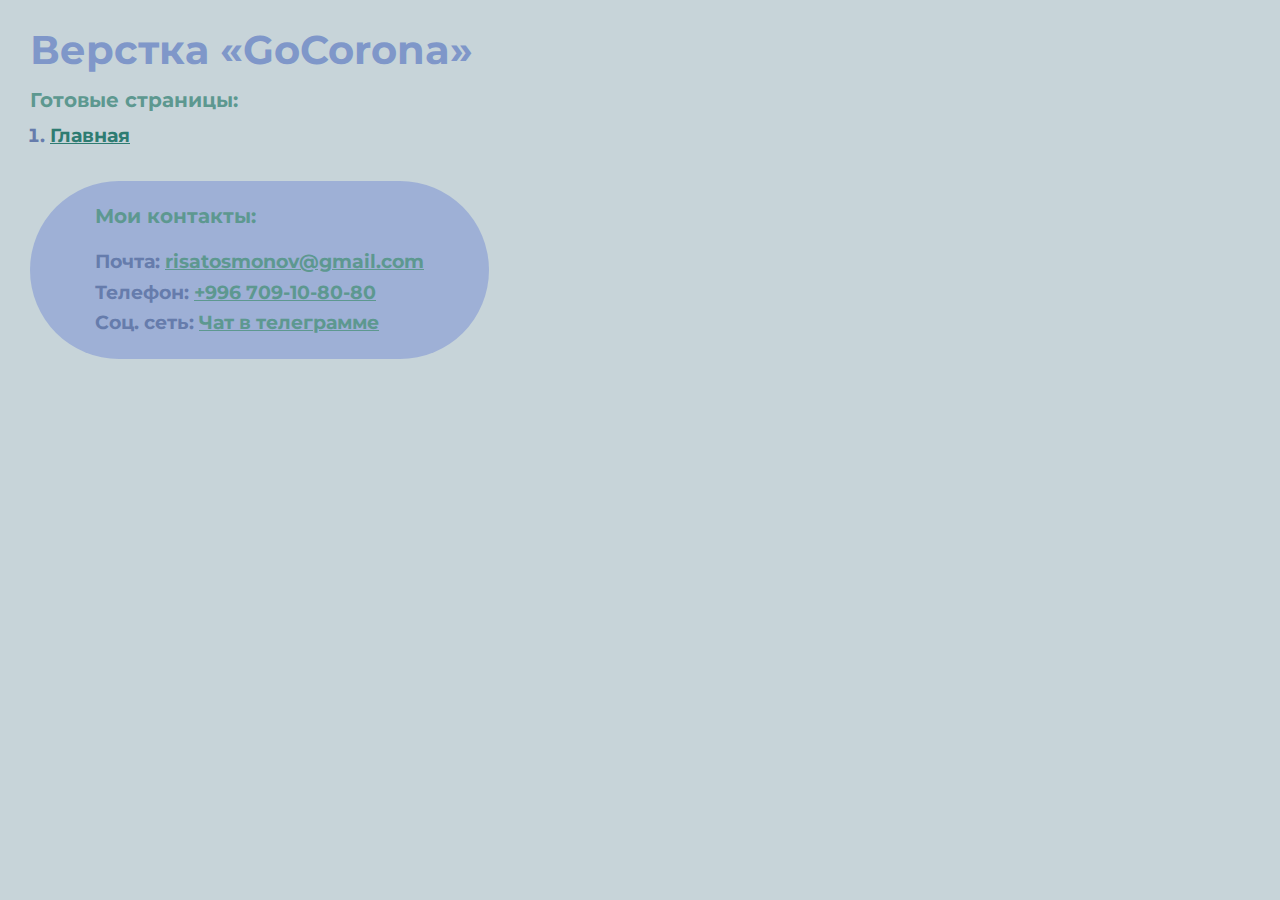
<file: index.html>
<!DOCTYPE html>
<html>

<head>
	<meta charset="UTF-8">
	<meta name="viewport" content="width=device-width, initial-scale=1.0">
	<title>Верстка «GoCorona»</title>
</head>

<body>
	<div class="rootpage">
		<h1>Верстка «GoCorona»</h1>
		<h2>Готовые страницы:</h2>
		<ol class="rootpage__list">
			<li><a target="_blank" href="home.html">Главная</a></li>
		</ol>
		<div class="rootpage__contacts">
			<h2>Мои контакты:</h2>
			<p>Почта: <a href="mailto:email@gmail.com">risatosmonov@gmail.com</a></p>
			<p>Телефон: <a href="tel:+996709108080">+996 709-10-80-80</a></p>
			<p>Соц. сеть: <a href="https://t.me/rishat_fls">Чат в телеграмме</a></p>
		</div>
	</div>
</body>
<style>
	@charset "UTF-8";
	@import url("https://fonts.googleapis.com/css?family=Montserrat:regular,700&display=swap");

	*,
	*::before,
	*::after {
		padding: 0px;
		margin: 0px;
		border: 0px;
		box-sizing: border-box;
	}

	html,
	body {
		height: 100%;
		margin: 0;
		padding: 0;
		min-width: 320px;
		width: 100%;
		color: #667cac;
		background-color: #c7d4d9;
	}

	body {
		font-family: Montserrat;
		font-size: 100%;
		line-height: 1;
		font-size: 1rem;
	}

	a {
		text-decoration: underline;
		color: #2e7c72;
	}

	a:visited {
		text-decoration: underline;
		color: #837ab35e;
	}

	a:hover {
		text-decoration: none;
	}

	ul li {
		list-style: none;
	}

	img {
		vertical-align: top;
	}

	.wrapper {
		width: 100%;
		min-height: 100%;
		overflow: hidden;
	}

	.rootpage {
		padding: 30px;
		display: flex;
		flex-direction: column;
		align-items: flex-start;
	}

	@media (max-width: 767px) {
		.rootpage {
			padding: 30px 15px;
		}
	}

	h1 {
		color: #7f97c9;
		font-size: 2.5rem;
		margin: 0px 0px 1.25rem 0px;
	}

	@media (max-width: 767px) {
		h1 {
			font-size: 1.85rem;
			margin: 0px 0px 1.25rem 0px;
		}
	}

	h2 {
		color: #5d9890;
		font-size: 1.25rem;
		margin: 0px 0px 1rem 0px;
	}

	@media (max-width: 767px) {
		h2 {
			font-size: 1.225rem;
			margin: 0px 0px 1rem 0px;
		}
	}

	.rootpage__info {
		line-height: 140%;
		margin: 0px 0px 1.5rem 0px;
	}

	.rootpage__list {
		margin: 0px 0px 2.25rem 1.25rem;
		font-size: 19px;
		font-weight: 700;
	}

	.rootpage__list li:not(:last-child) {
		margin: 0px 0px 15px 0px;
	}

	.rootpage__contacts {
		border-radius: 200px;
		padding: 20px 65px;
		line-height: 160%;
		font-size: 19px;
		font-weight: 700;
	}

	@media (max-width: 767px) {

		.rootpage__contacts {
			border-radius: 40px;
			padding: 20px;
		}
	}

	.rootpage__contacts {
		background: #9eb0d6;

	}

	.rootpage__contacts a {
		color: #5d9890;
	}
</style>

</html>
</file>
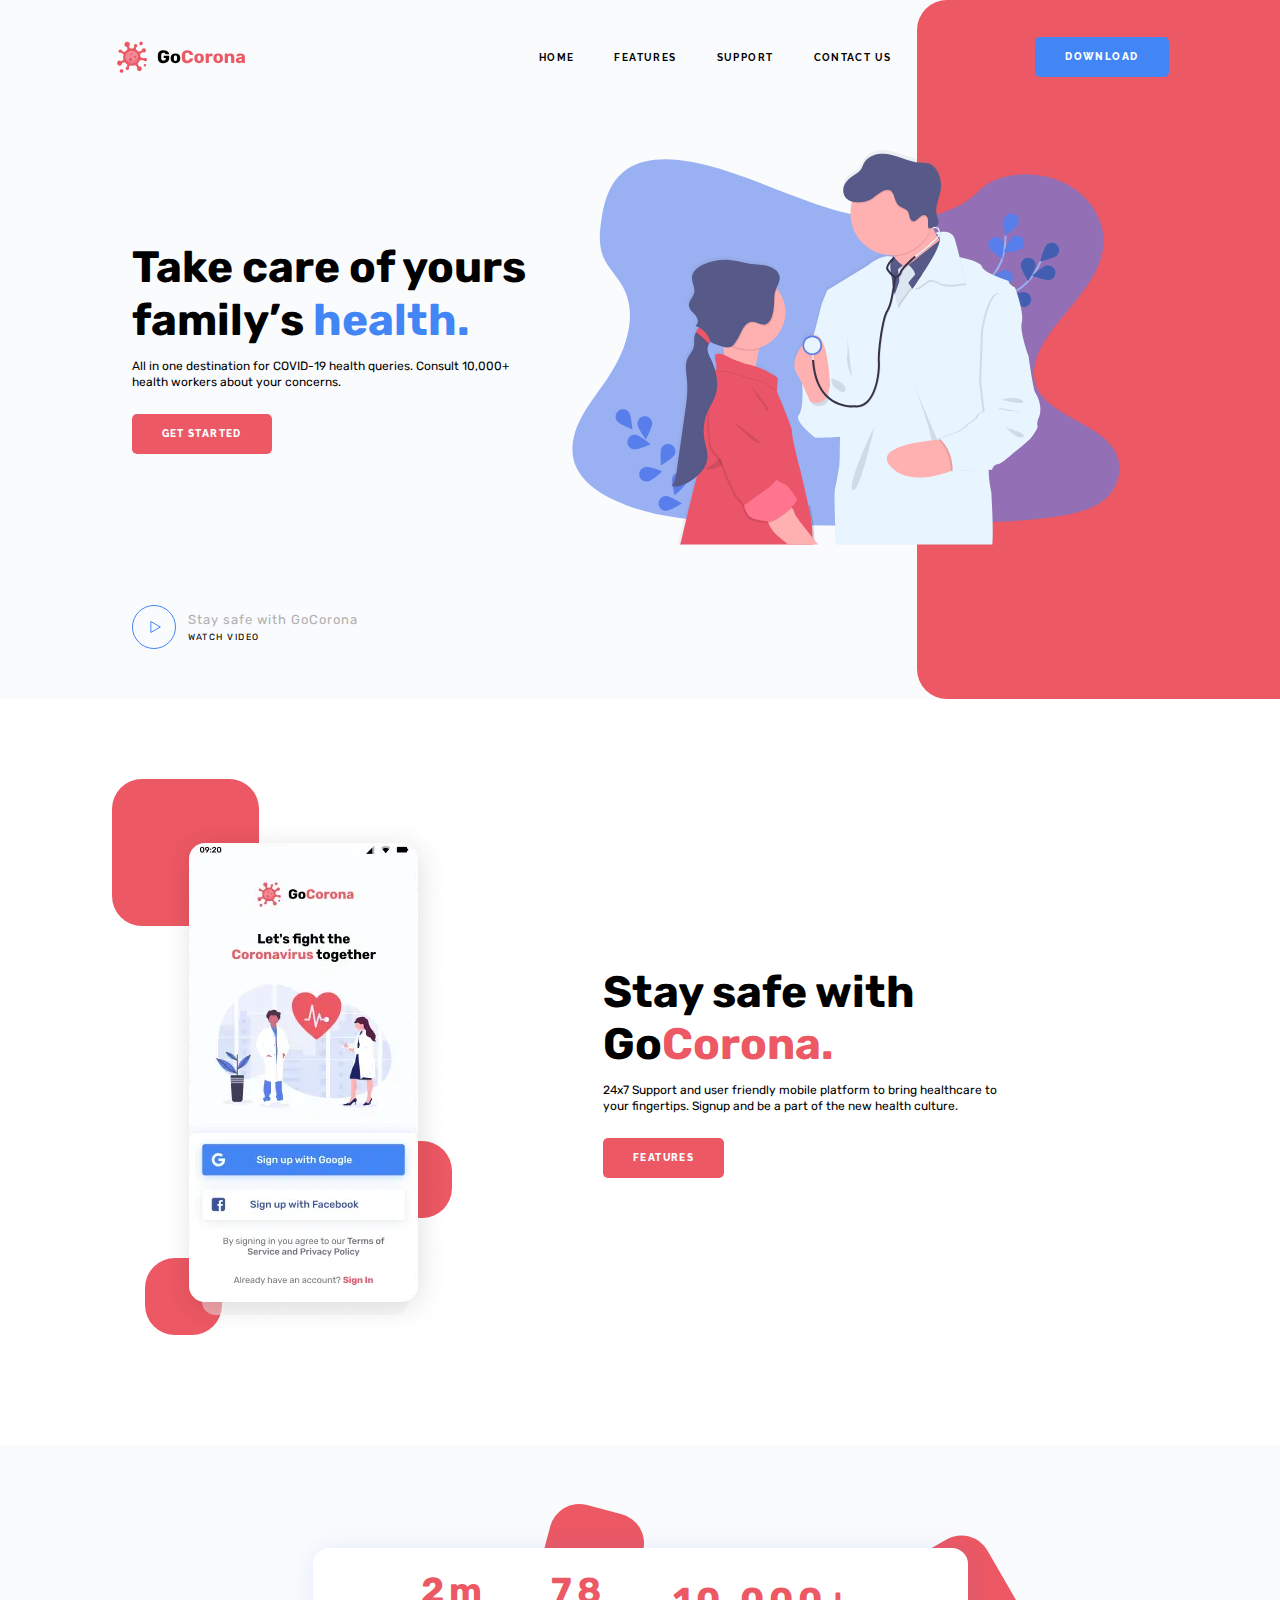
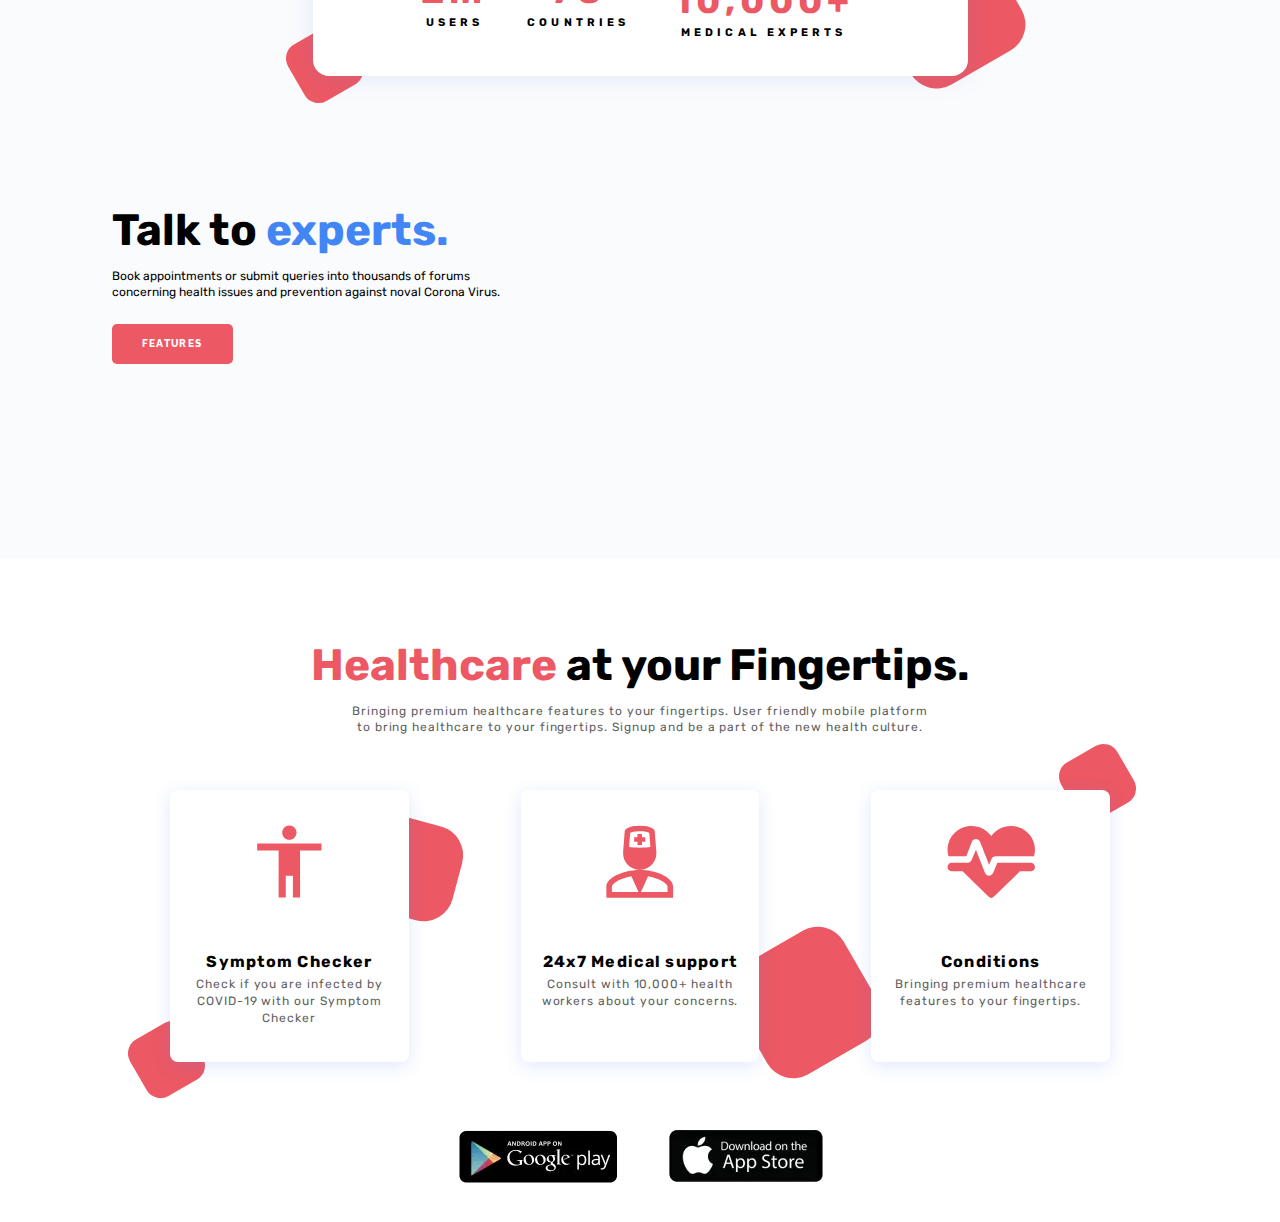
<file: home.html>
<!DOCTYPE html>
<html lang="en">

<head>
	<title>GoCorona</title>
	<meta charset="UTF-8">
	<meta name="format-detection" content="telephone=no">
	<!-- <style>body{opacity: 0;}</style> -->
	<link rel="stylesheet" href="css/style.min.css?_v=20220709194439">
	<link rel="shortcut icon" href="favicon.ico">
	<!-- <meta name="robots" content="noindex, nofollow"> -->
	<meta name="viewport" content="width=device-width, initial-scale=1.0">
</head>

<body>
	<div class="wrapper">
		<header class="header">
			<div class="header-top top-header">
				<div class="header__container">
					<a href="" class="header__logo">
						<img src="img/logo.svg" alt="Логотип">
					</a>
					<div class="header__menu menu">
						<nav class="menu__body">
							<ul class="menu__list">
								<li class="menu__item">
									<a href="" class="menu__link">HOME</a>
								</li>
								<li class="menu__item">
									<a href="" class="menu__link">FEATURES</a>
								</li>
								<li class="menu__item">
									<a href="" class="menu__link">SUPPORT</a>
								</li>
								<li class="menu__item">
									<a href="" class="menu__link">CONTACT US</a>
								</li>
							</ul>
						</nav>
					</div>
					<div class="header__button">
						<a href="" class="button button_blue" download="Gocorna_Website.fig">DOWNLOAD</a>
					</div>
					<button type="button" class="icon-menu"><span></span></button>
				</div>
			</div>

		</header>
		<main class="main">
			<section class="get-satrted">
				<div class="get-satrted__container">
					<div class="get-satrted__content">
						<div class="block-text">
							<div class="get-satrted__block-text block-text">
								<h1 class="block-text__title block-text__title_blue">
									Take care of yours family’s <span>health.</span>
								</h1>
								<div class="block-text__text">
									All in one destination for COVID-19 health queries. Consult 10,000+ health workers
									about your concerns.
								</div>
								<a href="" class="block-text__button button">
									GET STARTED
								</a>
							</div>
						</div>
						<div class="get-satrted__image">
							<img src="img/main-block/get-satrted.svg" alt="Врач с ребенком">
						</div>
					</div>
					<div class="get-satrted__video">
						<a href="https://youtu.be/BtN-goy9VOY" class="video-get-satrted">
							<div class="video-get-satrted__icon">
								<img src="img/main-block/play.svg" alt="Кнопка Play">
							</div>
							<div class="video-get-satrted__body">
								<div class="video-get-satrted__title">Stay safe with GoCorona</div>
								<div class="video-get-satrted__text">Watch Video</div>
							</div>
						</a>
					</div>
				</div>
			</section>
			<section class="stay-safe">
				<div class="stay-safe__container">
					<div class="media-stay-safe">
						<div class="stay-safe__media">
							<div class="media-stay-safe__image">
								<picture><source srcset="img/stay-safe/app.webp" type="image/webp"><img src="img/stay-safe/app.png" alt="Приложение"></picture>
							</div>
							<div class="media-stay-safe__item media-stay-safe__item1"></div>
							<div class="media-stay-safe__item media-stay-safe__item2"></div>
							<div class="media-stay-safe__item media-stay-safe__item3"></div>
						</div>
					</div>
					<div class="stay-safe__content">
						<div class="stay-safe__block-text block-text">
							<h2 class="block-text__title">
								Stay safe with Go<span>Corona.</span>
							</h2>
							<div class="block-text__text">
								24x7 Support and user friendly mobile platform to bring healthcare to your fingertips.
								Signup and be a part of the new
								health culture.
							</div>
							<a href="" class="block-text__button button">
								Features
							</a>
						</div>
					</div>
				</div>
			</section>
			<section class="expert">
				<div class="expert__container">
					<div class="expert__statistics statistics-expert">
						<div class="statistics-expert__body body-statisticss-expert">
							<div class="body-statisticss-expert__item">
								<div class="body-statisticss-expert__value">2m</div>
								<div class="body-statisticss-expert__tetx">Users</div>
							</div>
							<div class="body-statisticss-expert__item">
								<div class="body-statisticss-expert__value">78</div>
								<div class="body-statisticss-expert__tetx">Countries</div>
							</div>
							<div class="body-statisticss-expert__item">
								<div class="body-statisticss-expert__value">10,000+</div>
								<div class="body-statisticss-expert__tetx">Medical experts</div>
							</div>

						</div>
						<div class="statistics-expert__decor statistics-expert__decor_1"></div>
						<div class="statistics-expert__decor statistics-expert__decor_2"></div>
						<div class="statistics-expert__decor statistics-expert__decor_3"></div>
					</div>
					<div class="expert__body">
						<div class="expert__content">
							<div class="expert__block-text block-text">
								<h2 class="block-text__title block-text__title_blue">
									Talk to <span>experts.</span>
								</h2>
								<div class="block-text__text">
									Book appointments or submit queries into thousands of forums concerning health
									issues and prevention against noval
									Corona Virus.
								</div>
								<a href="" class="block-text__button button">
									Features
								</a>
							</div>
						</div>
						<div class="expert__video">
							<iframe src="https://www.youtube.com/embed/BtN-goy9VOY" title="YouTube video player" frameborder="0" allow="accelerometer; autoplay; clipboard-write; encrypted-media; gyroscope; picture-in-picture" allowfullscreen></iframe>
						</div>
					</div>
				</div>
			</section>
			<section class="healthcare">
				<div class="healthcare__container">
					<div class="healthcare__block-text block-text block-text_center">
						<h2 class="block-text__title block-text__title_pink">
							<span>Healthcare</span> at your Fingertips.
						</h2>
						<div class="block-text__text block-text__text_mw">
							Bringing premium healthcare features to your fingertips. User friendly mobile platform to
							bring healthcare to your
							fingertips. Signup and be a part of the new health culture.
						</div>
					</div>
					<div class="healthcare__items">
						<div class="healthcare__column healthcare__column_1">
							<div class="healthcare__item item-healthcare">
								<div class="item-healthcare__icon">
									<img src="img/healtcare/human.svg" alt="Иконка">
								</div>
								<div class="item-healthcare__title">
									Symptom Checker
								</div>
								<div class="item-healthcare__text">
									Check if you are infected by <br> COVID-19 with our Symptom Checker
								</div>
							</div>
						</div>
						<div class="healthcare__column healthcare__column_2">
							<div class="healthcare__item item-healthcare">
								<div class="item-healthcare__icon">
									<img src="img/healtcare/doc.svg" alt="Иконка">
								</div>
								<div class="item-healthcare__title">
									24x7 Medical support
								</div>
								<div class="item-healthcare__text">
									Consult with 10,000+ health<br> workers about your concerns.
								</div>
							</div>
						</div>
						<div class="healthcare__column healthcare__column_3">
							<div class="healthcare__item item-healthcare">
								<div class="item-healthcare__icon">
									<img src="img/healtcare/heart.svg" alt="Иконка">
								</div>
								<div class="item-healthcare__title">
									Conditions
								</div>
								<div class="item-healthcare__text">
									Bringing premium healthcare features to your fingertips.
								</div>
							</div>
						</div>

					</div>
				</div>
			</section>
		</main>
		<footer class="footer">
			<div class="footer__container">
				<div class="footer__items">
					<a href="" class="footer__item">
						<picture><source srcset="img/download/google-play.webp" type="image/webp"><img src="img/download/google-play.png" alt="google-play"></picture>
					</a>
				</div>
				<div class="footer__items">
					<a href="" class="footer__item">
						<picture><source srcset="img/download/appp-store.webp" type="image/webp"><img src="img/download/appp-store.png" alt="appp-store"></picture>
					</a>
				</div>
			</div>
		</footer>
	</div>
	<!-- <div id="popup" aria-hidden="true" class="popup">
	<div class="popup__wrapper">
		<div class="popup__content">
			<button data-close type="button" class="popup__close">Закрыть</button>
			<div class="popup__text">
				Text
			</div>
		</div>
	</div>
</div> -->
	<script src="js/app.min.js?_v=20220709194439"></script>
</body>

</html>
</file>
<file: css/style.min.css>
@charset "UTF-8";@import url(https://fonts.googleapis.com/css?family=Rubik:regular,700&display=swap);@import url(https://fonts.googleapis.com/css?family=Raleway:700,800&display=swap);*{padding:0;margin:0;border:0}*,:after,:before{-webkit-box-sizing:border-box;box-sizing:border-box}body,html{height:100%;min-width:320px}body{color:#000;line-height:1;font-family:Rubik;font-size:.75rem;-ms-text-size-adjust:100%;-moz-text-size-adjust:100%;-webkit-text-size-adjust:100%;-webkit-font-smoothing:antialiased;-moz-osx-font-smoothing:grayscale}button,input,textarea{font-family:Rubik;font-size:inherit}button{cursor:pointer;color:inherit;background-color:inherit}a{color:inherit}a:link,a:visited{text-decoration:none}a:hover{text-decoration:none}ul li{list-style:none}img{vertical-align:top}h1,h2,h3,h4,h5,h6{font-weight:inherit;font-size:inherit}.lock body{overflow:hidden;-ms-touch-action:none;touch-action:none}.wrapper{min-height:100%;display:-webkit-box;display:-ms-flexbox;display:flex;-webkit-box-orient:vertical;-webkit-box-direction:normal;-ms-flex-direction:column;flex-direction:column;overflow:hidden}.wrapper>main{-webkit-box-flex:1;-ms-flex:1 1 auto;flex:1 1 auto}.wrapper>*{min-width:0}[class*=__container]{max-width:66.0625rem;-webkit-box-sizing:content-box;box-sizing:content-box;margin:0 auto;padding:0 .9375rem}[class*=-ibg]{position:relative}[class*=-ibg] img{position:absolute;width:100%;height:100%;top:0;left:0;-o-object-fit:cover;object-fit:cover}[class*=-ibg_contain] img{-o-object-fit:contain;object-fit:contain}.header{position:absolute;width:100%;top:0;left:0;z-index:50}.header__container{display:-webkit-box;display:-ms-flexbox;display:flex;min-height:7.125rem;-webkit-box-align:center;-ms-flex-align:center;align-items:center}.header__menu{-webkit-box-flex:1;-ms-flex:1 1 auto;flex:1 1 auto}.header__button{display:-webkit-box;display:-ms-flexbox;display:flex;-webkit-box-pack:end;-ms-flex-pack:end;justify-content:flex-end;-webkit-box-flex:0;-ms-flex:0 0 252px;flex:0 0 252px}.menu{padding:0 1.5625rem 0 0;display:-webkit-box;display:-ms-flexbox;display:flex;-webkit-box-pack:end;-ms-flex-pack:end;justify-content:flex-end}.menu__list{display:-webkit-box;display:-ms-flexbox;display:flex;gap:40px}.menu__link{font-family:Raleway;text-transform:uppercase;letter-spacing:.14em;font-weight:700;font-size:.625rem;line-height:1.2;color:#000}.button{display:inline-block;font-family:Raleway;font-weight:800;font-size:.625rem;text-transform:uppercase;line-height:1.2;letter-spacing:.14em;color:#fcfdfe;padding:.875rem 1.875rem;border-radius:5px;background-color:#ec5863;-webkit-transition:background-color .3s ease 0s;-o-transition:background-color .3s ease 0s;transition:background-color .3s ease 0s;z-index:69}.button_blue{background-color:#4285f4}.icon-menu{display:none}.footer__container{display:-webkit-box;display:-ms-flexbox;display:flex;-webkit-box-pack:center;-ms-flex-pack:center;justify-content:center;-webkit-box-align:center;-ms-flex-align:center;align-items:center;min-height:8.125rem}.footer__items{padding:0 1.5625rem 0 1.5625rem}.get-satrted{background-color:#fafbfd}.get-satrted__container{position:relative;padding:9.375rem .9375rem 3.125rem .9375rem}.get-satrted__container::before{content:"";position:absolute;width:100vw;height:100%;right:16.6875rem;top:0;-webkit-transform:translate(100%,0);-ms-transform:translate(100%,0);transform:translate(100%,0);background-color:#ec5863;border-radius:30px 0 0 30px}.get-satrted__content{display:-webkit-box;display:-ms-flexbox;display:flex;-webkit-box-align:center;-ms-flex-align:center;align-items:center;padding:0 1.25rem}.get-satrted__image{-webkit-box-flex:1;-ms-flex:1 1 50%;flex:1 1 50%;-ms-flex-wrap:wrap;flex-wrap:wrap;position:relative;right:0;padding:0 0 0 1.875rem;z-index:2}.get-satrted__image img{max-width:100%}.get-satrted__video{-webkit-box-flex:1;-ms-flex:1 1 100%;flex:1 1 100%;padding:3.75rem 0 0 1.25rem}.block-text{z-index:10;max-width:25.625rem}.block-text__title{font-weight:700;font-size:2.75rem;line-height:1.1891891892}.block-text__title:not(:last-child){margin:0 0 .75rem 0}.block-text__title span{color:#ec5863}.block-text__title_blue span{color:#4285f4}.block-text__text{font-size:.75rem;line-height:1.3333333333}.block-text__text:not(:last-child){margin:0 0 1.5rem 0}.block-text__text_mw{max-width:36.875rem;margin:0 auto;color:#616161;letter-spacing:.08em;font-weight:400;font-size:.75rem}.block-text_center{max-width:none;text-align:center}.video-get-satrted{display:-webkit-inline-box;display:-ms-inline-flexbox;display:inline-flex;-webkit-box-align:center;-ms-flex-align:center;align-items:center}.video-get-satrted__icon{-webkit-box-flex:0;-ms-flex:0 0 44px;flex:0 0 44px}.video-get-satrted__body{padding:0 0 0 .75rem}.video-get-satrted__title{color:#b0b0b0;font-size:.8125rem;line-height:1.1818181818;letter-spacing:.08em}.video-get-satrted__title:not(:last-child){margin:0 0 .3125rem 0}.video-get-satrted__text{font-size:.5625rem;line-height:1.125;text-transform:uppercase;letter-spacing:.165em}.stay-safe{padding:5rem 0}.stay-safe__container{display:-webkit-box;display:-ms-flexbox;display:flex;-webkit-box-align:center;-ms-flex-align:center;align-items:center}.stay-safe__media{-webkit-box-flex:0;-ms-flex:0 1 50%;flex:0 1 50%;padding:0 0 0 2.9375rem}.stay-safe__content{display:-webkit-box;display:-ms-flexbox;display:flex;-webkit-box-flex:0;-ms-flex:0 1 50%;flex:0 1 50%;-webkit-box-pack:end;-ms-flex-pack:end;justify-content:flex-end}.media-stay-safe{display:-webkit-box;display:-ms-flexbox;display:flex;width:23.3125rem;text-align:center;position:relative}.media-stay-safe img{position:relative;z-index:2}.media-stay-safe__image::after{content:"";position:absolute;bottom:3.125rem;left:5.625rem;width:206px;height:27px;background:rgba(240,240,240,.49);border-radius:16px;z-index:1}.media-stay-safe__item{position:absolute;background:#ec5863;border-radius:30px}.media-stay-safe__item1{top:0;left:0;width:9.1875rem;height:9.1875rem}.media-stay-safe__item2{width:4.8125rem;height:4.8125rem;bottom:1.875rem;left:2.0625rem}.media-stay-safe__item3{width:4.8125rem;height:4.8125rem;bottom:9.1875rem;right:2.0625rem}.expert{background-color:#fafbfd;padding:6.4375rem 0 7.25rem 0}.expert__body{display:-webkit-box;display:-ms-flexbox;display:flex;-webkit-box-align:center;-ms-flex-align:center;align-items:center}.expert__content{max-width:25rem}.expert__block-text{padding:0}.expert__video{-webkit-box-flex:0;-ms-flex:0 1 50%;flex:0 1 50%;padding:0 0 30% 1.25rem;margin:0 0 0 7.5625rem;position:relative}.expert__video iframe{position:absolute;width:100%;height:100%;top:0;left:0;-o-object-fit:cover;object-fit:cover}.statistics-expert{max-width:40.9375rem;margin:0 auto;position:relative}.statistics-expert__body{background-color:#fff;-webkit-box-shadow:0 2px 24px rgba(88,126,236,.15);box-shadow:0 2px 24px rgba(88,126,236,.15);border-radius:16px;position:relative;margin:0 0 5rem 0;z-index:2}.statistics-expert__decor{position:absolute;background:#ec5863;border-radius:1.875rem}.statistics-expert__decor_1{width:4.0625rem;height:4.0625rem;-webkit-transform:rotate(-30deg);-ms-transform:rotate(-30deg);transform:rotate(-30deg);bottom:-1.3125rem;left:-1.3125rem;border-radius:1rem}.statistics-expert__decor_2{width:6rem;height:6rem;bottom:3.125rem;right:50%;top:-2.5rem;-webkit-transform:rotate(105deg);-ms-transform:rotate(105deg);transform:rotate(105deg)}.statistics-expert__decor_3{width:8rem;height:8rem;right:-2.8125rem;top:0;-webkit-transform:rotate(-30deg);-ms-transform:rotate(-30deg);transform:rotate(-30deg)}.body-statisticss-expert{padding:1.75rem 5rem;display:-webkit-box;display:-ms-flexbox;display:flex;-webkit-box-align:center;-ms-flex-align:center;align-items:center}.body-statisticss-expert__item{-webkit-box-flex:0;-ms-flex:0 1 25%;flex:0 1 25%;text-align:center}.body-statisticss-expert__item:last-child{-webkit-box-flex:0;-ms-flex:0 1 50%;flex:0 1 50%}.body-statisticss-expert__item:not(:last-child){margin:0 0 1.25rem 0}.body-statisticss-expert__value{font-weight:700;font-size:2.25rem;line-height:.8181818182;letter-spacing:.14em;color:#ec5863;margin:0 0 .3125rem 0}.body-statisticss-expert__tetx{padding:.5rem 0 0 0;font-weight:700;font-size:.6875rem;line-height:.8461538462;letter-spacing:.37em;text-transform:uppercase;color:#000}.healthcare{padding:5rem 0 1.875rem 0}.healthcare__block-text{margin:0 0 3.4375rem 0}.healthcare__items{display:-webkit-box;display:-ms-flexbox;display:flex;margin:0 auto;max-width:61.25rem;gap:4.5rem}.healthcare__column{position:relative;padding:0 1.25rem;-webkit-box-flex:0;-ms-flex:0 1 33.333%;flex:0 1 33.333%}.healthcare__column_1::after,.healthcare__column_1::before{content:"";position:absolute;background-color:#ec5863;border-radius:1rem}.healthcare__column_1::before{content:"";width:4.0625rem;height:4.0625rem;position:absolute;bottom:-1.875rem;left:-1rem;-webkit-transform:rotate(-30deg);-ms-transform:rotate(-30deg);transform:rotate(-30deg)}.healthcare__column_1::after{content:"";width:6.0625rem;height:6.0625rem;top:1.875rem;right:-1.875rem;-webkit-transform:rotate(105deg);-ms-transform:rotate(105deg);transform:rotate(105deg);border-radius:30px}.healthcare__column_2::after{content:"";position:absolute;background-color:#ec5863;border-radius:1rem;width:7.9375rem;height:7.9375rem;top:9.3125rem;right:-5.625rem;-webkit-transform:rotate(-30deg);-ms-transform:rotate(-30deg);transform:rotate(-30deg);border-radius:30px}.healthcare__column_3::after{content:"";position:absolute;background-color:#ec5863;width:4.0625rem;height:4.0625rem;top:-2.5rem;right:0;border-radius:16px;-webkit-transform:rotate(-30deg);-ms-transform:rotate(-30deg);transform:rotate(-30deg)}.item-healthcare{height:100%;position:relative;z-index:2;background:#fff;-webkit-box-shadow:0 4px 18px rgba(88,126,236,.18);box-shadow:0 4px 18px rgba(88,126,236,.18);border-radius:8px;display:-webkit-box;display:-ms-flexbox;display:flex;-webkit-box-orient:vertical;-webkit-box-direction:normal;-ms-flex-direction:column;flex-direction:column;-webkit-box-align:center;-ms-flex-align:center;align-items:center;text-align:center;padding:2.1875rem 1.0625rem}.item-healthcare__icon{margin:0 0 3.625rem 0}.item-healthcare__title{font-size:1rem;line-height:.7272727273;letter-spacing:.08em;font-weight:700;margin:0 0 .5rem 0}.item-healthcare__text{font-size:.75rem;line-height:1.4166666667;color:#616161;letter-spacing:.08em}@media (min-width:47.99875em){.statistics-expert__body{margin:0 0 3.125rem 0}}@media (min-width:61.99875em){.media-stay-safe{padding:2.25rem 0 1.6875rem 0}}@media (max-width:869px){.header__logo{-webkit-box-flex:0;-ms-flex:0 0 40px;flex:0 0 40px;overflow:hidden}}@media (max-width:30em){@supports (margin-left:clamp(0.0000000625rem ,4.4287809387%rem + -6.5189046936%vw ,3.125%rem)){.media-stay-safe{margin-left:clamp(.0000000625rem ,4.4287809387%rem + -6.5189046936%vw ,3.125%rem)}}@supports not (margin-left:clamp(0.0000000625rem ,4.4287809387%rem + -6.5189046936%vw ,3.125%rem)){.media-stay-safe{margin-left:calc(3.125%rem + -3.1249999375% * (100vw - 20rem)/ 47.9375)}}}@media (max-width:61.99875em){.button_blue{-webkit-transform:translate(-30px,0);-ms-transform:translate(-30px,0);transform:translate(-30px,0)}.get-satrted__container::before{border-radius:20px 0 0 20px}@supports (right:clamp(-31.25rem ,-51.25rem + 100vw ,16.6875rem)){.get-satrted__container::before{right:clamp(-31.25rem ,-51.25rem + 100vw ,16.6875rem)}}@supports not (right:clamp(-31.25rem ,-51.25rem + 100vw ,16.6875rem)){.get-satrted__container::before{right:calc(-31.25rem + 47.9375 * (100vw - 20rem)/ 47.9375)}}.media-stay-safe__item2{bottom:0}.media-stay-safe__item3{bottom:7.9375rem}.expert__body{display:block;margin:0 auto}.expert__content{display:block;margin:0 auto;text-align:center}.expert__video{margin:30px auto;min-height:12.5rem;max-width:31.25rem}.healthcare__items{display:-webkit-box;display:-ms-flexbox;display:flex;-webkit-box-orient:vertical;-webkit-box-direction:normal;-ms-flex-direction:column;flex-direction:column;gap:1.25rem;max-width:36.25rem}.healthcare__column{padding:0}.healthcare__column_1::after,.healthcare__column_1::before{display:none}.healthcare__column_2::after{display:none}.healthcare__column_3::after{display:none}}@media (max-width:47.99875em){.header__button{position:absolute;centre:0;right:3.125rem}.menu{position:fixed;width:100%;height:100%;top:0;left:-100%;overflow:auto;background-color:#ec5863;-webkit-transition:all .3s ease 0s;-o-transition:all .3s ease 0s;transition:all .3s ease 0s;z-index:5}.menu-open .menu{left:0}.menu__list{margin:3.75rem 0 0 0}.menu__list{-webkit-box-orient:vertical;-webkit-box-direction:normal;-ms-flex-direction:column;flex-direction:column;position:absolute;left:2.5rem;top:0}.menu__link{z-index:20;color:#fcfdfe;font-size:1.25rem}.icon-menu{display:block;position:relative;-webkit-box-flex:0;-ms-flex:0 0 30px;flex:0 0 30px;height:1.125rem;cursor:pointer;z-index:80;-webkit-transform:translate(-20px,0);-ms-transform:translate(-20px,0);transform:translate(-20px,0)}@supports (margin-left:clamp(0.0000000625rem ,-0.1763322257rem + 282.1316611285vw ,56.25rem)){.icon-menu{margin-left:clamp(.0000000625rem ,-.1763322257rem + 282.1316611285vw ,56.25rem)}}@supports not (margin-left:clamp(0.0000000625rem ,-0.1763322257rem + 282.1316611285vw ,56.25rem)){.icon-menu{margin-left:calc(56.25rem + -56.2499999375 * (100vw - 20rem)/ -19.9375)}}.icon-menu span,.icon-menu::after,.icon-menu::before{content:"";-webkit-transition:all .3s ease 0s;-o-transition:all .3s ease 0s;transition:all .3s ease 0s;right:0;position:absolute;width:100%;height:.125rem;background-color:#413d3d}.icon-menu::before{top:0}.icon-menu::after{bottom:0}.icon-menu span{top:calc(50% - .0625rem)}.menu-open .icon-menu span{width:0}.menu-open .icon-menu::before{top:calc(50% - .0625rem);-webkit-transform:rotate(-45deg);-ms-transform:rotate(-45deg);transform:rotate(-45deg)}.menu-open .icon-menu::after{bottom:calc(50% - .0625rem);-webkit-transform:rotate(45deg);-ms-transform:rotate(45deg);transform:rotate(45deg)}.get-satrted__container{padding:6.25rem .9375rem 1.875rem .9375rem}.get-satrted__content{display:block;padding:0}.get-satrted__image{display:-webkit-box;display:-ms-flexbox;display:flex;-webkit-box-orient:vertical;-webkit-box-direction:normal;-ms-flex-direction:column;flex-direction:column;-webkit-box-flex:1;-ms-flex:1 1 100%;flex:1 1 100%;-webkit-box-align:center;-ms-flex-align:center;align-items:center;padding:1.875rem 0}.get-satrted__video{padding:0}.block-text{max-width:none}.block-text__title{font-size:1.5625rem}.media-stay-safe{margin:0 5%}.media-stay-safe__item{display:none}.body-statisticss-expert{padding:1.75rem}}@media (max-width:35.625em){.stay-safe__container{display:block;text-align:center}.media-stay-safe{display:block}}@media (max-width:33.4375em){.body-statisticss-expert{-webkit-box-orient:vertical;-webkit-box-direction:normal;-ms-flex-direction:column;flex-direction:column;margin:0 0 3.125rem 0}}@media (max-width:29.99875em){.media-stay-safe{margin:0 0 0 -3.75rem}@supports (margin-left:clamp(0.0000000625rem ,4.4287809387%rem + -6.5189046936%vw ,3.125%rem)){.media-stay-safe{margin-left:clamp(.0000000625rem ,4.4287809387%rem + -6.5189046936%vw ,3.125%rem)}}@supports not (margin-left:clamp(0.0000000625rem ,4.4287809387%rem + -6.5189046936%vw ,3.125%rem)){.media-stay-safe{margin-left:calc(3.125%rem + -3.1249999375% * (100vw - 20rem)/ 47.9375)}}.media-stay-safe__image{padding:0}.media-stay-safe__image::after{display:none}}@media (max-width:25.3125rem){.footer__container{-webkit-box-orient:vertical;-webkit-box-direction:normal;-ms-flex-direction:column;flex-direction:column;gap:1.25rem}}@media (max-width:47.99875em) and (min-width:0.0625em){.icon-menu{margin-left:inherit}}@media (any-hover:hover){.button:hover{background-color:#d34851}.button_blue:hover{background-color:#3774d7}}
</file>
